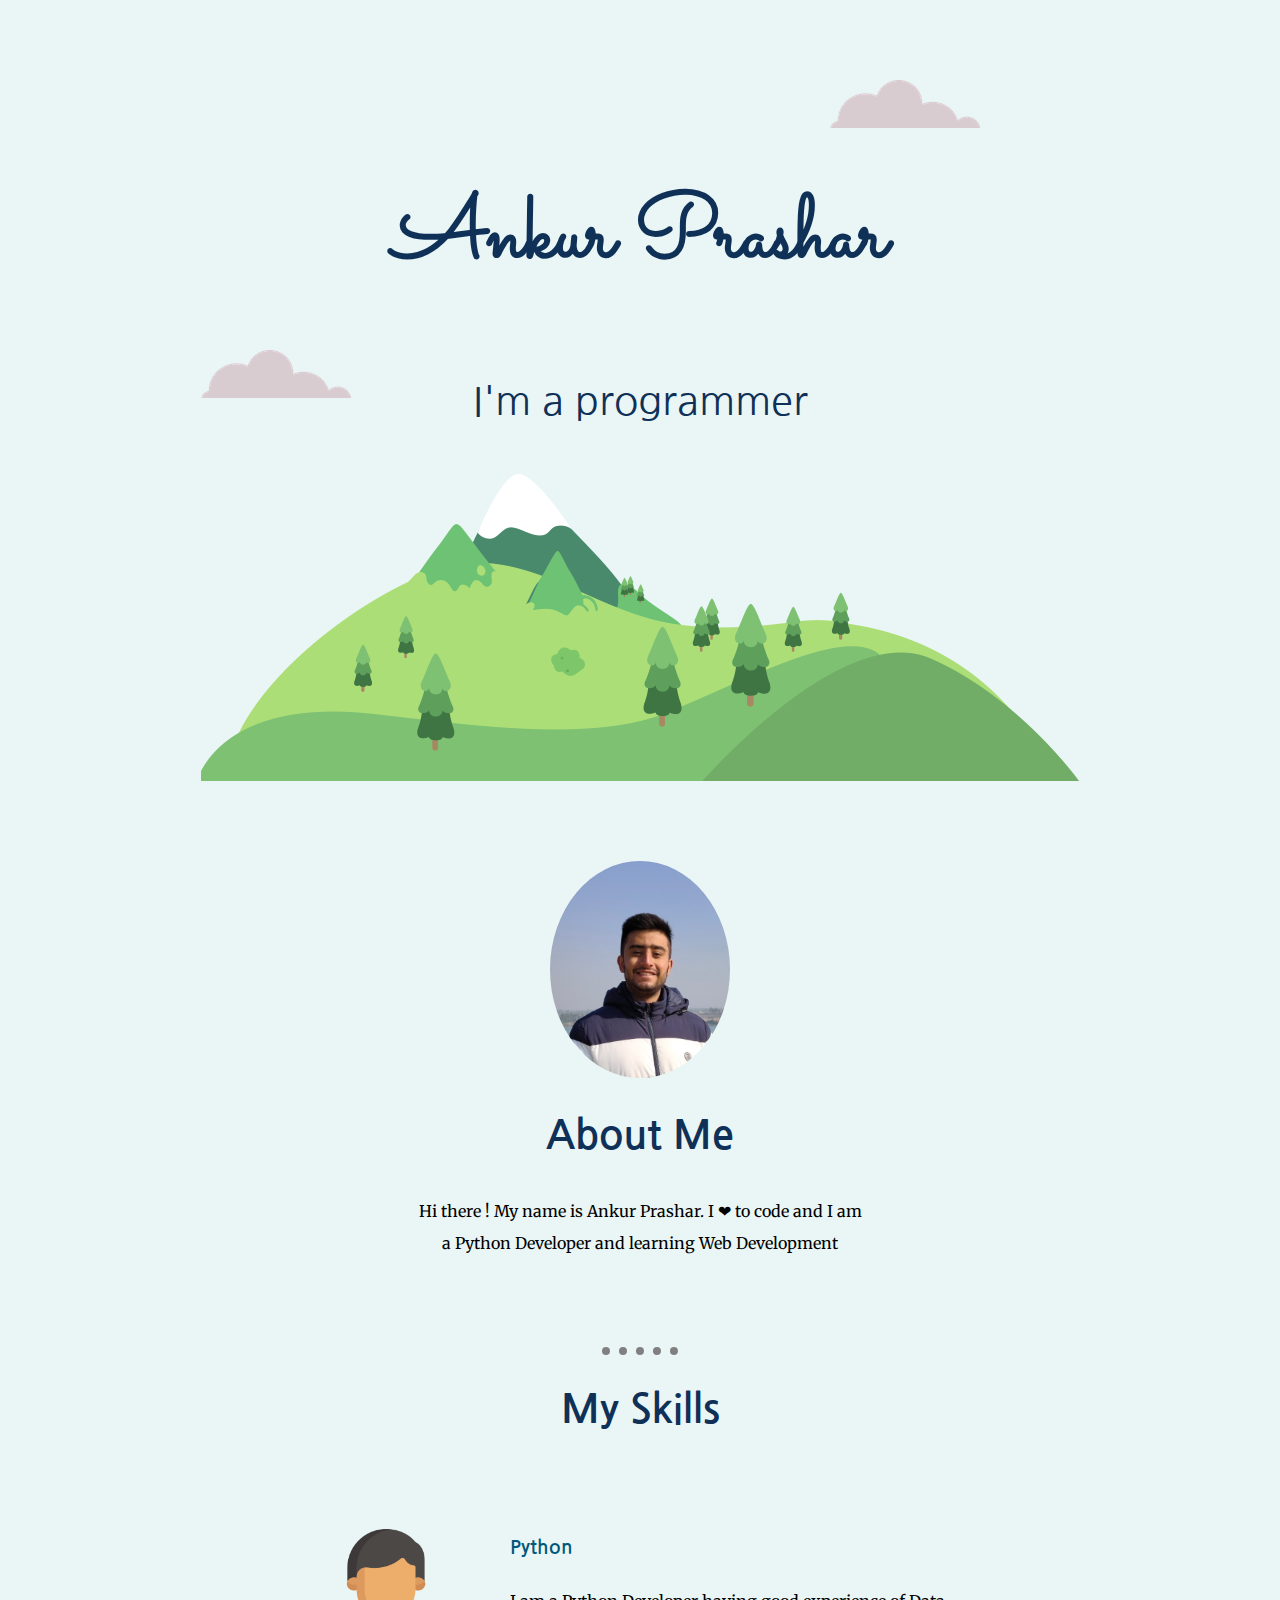
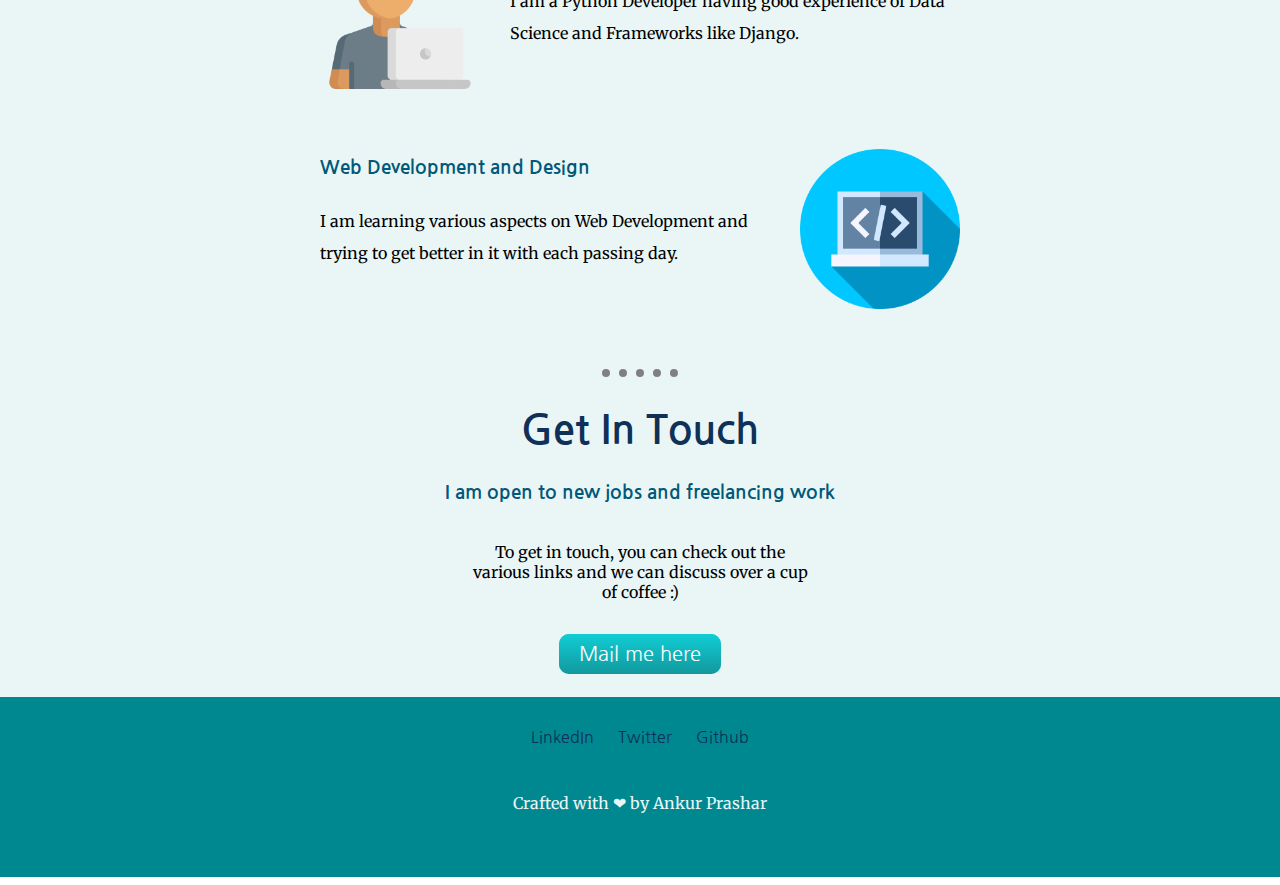
<file: index.html>
<!DOCTYPE html>
<html lang="en">
<head>
    <meta charset="utf-8">
    <title>Ankur Prashar</title>
    <link rel="stylesheet" href="css/styles.css">
    <link rel="shortcut icon" href="favicon.ico" type="image/x-icon">

    <!-- Font embedding into website -->
    <link rel="preconnect" href="https://fonts.gstatic.com">
    <link href="https://fonts.googleapis.com/css2?family=Merriweather:ital,wght@1,300&family=Nanum+Gothic&family=Sacramento&display=swap" rel="stylesheet">
</head>
<body>
  <!-- Area for the top container -->
    <div class="top-container">
        <img class="top-cloud" src="images/cloud.png" alt="cloud-image">
        <h1>Ankur Prashar</h1>
        <h2 class="head-two">I'm a programmer</h2>
        <img class ="bottom-cloud" src="images/cloud.png" alt="cloud-image">
        <img src="images/mountain1.png" alt="mountain-image">
        
    </div>
    <!-- Area for middle container having basic information -->
    <div class="middle-container">
        <div class="profile">
          <img class = "profile-pic" src="images/Ankur_Profile.jpg" alt="Profile-Picture">
          <h2>About Me</h2>
          <p class="intro">Hi there ! My name is Ankur Prashar. I ❤ to code and I am a Python Developer and learning Web Development </p>
        </div>
        <hr>
        <div class="skills">
          <h2>My Skills</h2>
          <div class="skill-row">
            <img class="coder-img" src="images/programmer.png" alt="skills">
            <h3>Python</h3>
            <p>I am a Python Developer having good experience of Data Science and Frameworks like Django.</p>
          </div>
          <div class="skill-row">
            <img class="code-img" src="images/programming.png" alt="skill2">
            <h3>Web Development and Design</h3>
            <p>I am learning various aspects on Web Development and trying to get better in it with each passing day.</p>
          </div>
        </div>
        <hr>
        <div class="contact-me">
          <h2>Get In Touch</h2>
          <h3>I am open to new jobs and freelancing work</h3>
          <p class="contact-message">To get in touch, you can check out the various links and we can discuss over a cup of coffee :)</p>
          <a class="btn" href="mailto:ankur.prashar0286@gmail.com">Mail me here</a>
        </div>
      </div>
      
      <!-- Area for the basic links  -->
      <div class="bottom-container">
        <a class="footer-link" href="https://www.linkedin.com/in/ankurprashar">LinkedIn</a>
        <a class="footer-link" href="https://twitter.com/AnkurPrashar14/">Twitter</a>
        <a class="footer-link" href="https://github.com/Ankur14599">Github</a>
        <p class="copyright">Crafted with ❤ by Ankur Prashar</p>
      </div>
      

    
    
</body>
</html>
</file>
<file: css/styles.css>
/* Changes for body tag */
a{
    color: #00587a;
}
body{
    
    margin-top: 0px;
    margin-left: 0px;
    margin-right: 0px;
    text-align: center;
    font-family: 'Merriweather', sans-serif;
}

/* Changes for h1 tag */
h1{
    color: #0f3057;
    font-size: 5.56rem;
    margin:50px auto 0 auto;
    font-family: 'Sacramento', cursive;
}

h2{
    color: #0f3057;
    font-size: 2.5rem;
    font-family: 'Nanum Gothic', sans-serif;
}

h3{
    color: #00587a;
    font-family: 'Nanum Gothic', sans-serif;
}

hr{
    border-style: none;
    border-top-style: dotted;
    border-color: gray;
    border-width: 8px;
    width: 6%;
    
}

a:hover{
    color: #eaf6f6;
}

 
/* Changes for div tag with head-box */
.bottom-container{
    height: 150px;
    background-color: #008891;
    padding-top: 30px;
    padding-bottom: 0px;
    margin-bottom: 0px;
}
.code-img{
    width: 25%;
    float: right;
    margin-left: 30px;
}

.intro{
    width: 450px;
    margin: 40px auto 40px auto;
    line-height: 2;
}

.coder-img{
    width: 25%;
    float: left;
    margin-right: 30px;
}

.contact-me{
    padding-bottom: 30px;
}

.contact-message{
    width: 350px;
    margin:40px auto 40px auto;
}

.copyright{
    color: #eaf6f6;
    padding-top: 30px;
}

.head-two{
    font-weight: normal;
}

.footer-link{
    padding: 10px;
    color:#0f3057;
    font-family: 'Nanum Gothic', sans-serif;
    text-emphasis: bold;
    text-decoration: none;
    
    
}

.profile{
    padding: 40px;
}
.top-container{
    line-height: 2;
    background-color: #eaf6f6;
    position: relative;
    padding-top: 100px;
}

.bottom-cloud{
    position: absolute;
    top: 350px;
}

.profile-pic{
    margin-top: 30px;
    border-radius: 100%;
    width: 15%;
}

.middle-container{
    background-color: #eaf6f6 ;
}

.skill-row{
    text-align: left;
    line-height: 2;
    margin:100px auto 100px auto;
    width: 50%;
}


.top-cloud{
    position: absolute;
    right:300px;
    top:80px;
    
}

/* Embedded CSS for button */
.btn {
    background: #11cdd4;
    background-image: -webkit-linear-gradient(top, #11cdd4, #11999e);
    background-image: -moz-linear-gradient(top, #11cdd4, #11999e);
    background-image: -ms-linear-gradient(top, #11cdd4, #11999e);
    background-image: -o-linear-gradient(top, #11cdd4, #11999e);
    background-image: linear-gradient(to bottom, #11cdd4, #11999e);
    -webkit-border-radius: 10;
    -moz-border-radius: 10;
    border-radius: 10px;
    font-family: 'Nanum Gothic', sans-serif;
    color: #ffffff;
    font-size: 20px;
    padding: 10px 20px 10px 20px;
    text-decoration: none;
  }
  
  .btn:hover {
    background: #30e3cb;
    background-image: -webkit-linear-gradient(top, #30e3cb, #2bc4ad);
    background-image: -moz-linear-gradient(top, #30e3cb, #2bc4ad);
    background-image: -ms-linear-gradient(top, #30e3cb, #2bc4ad);
    background-image: -o-linear-gradient(top, #30e3cb, #2bc4ad);
    background-image: linear-gradient(to bottom, #30e3cb, #2bc4ad);
    text-decoration: none;
  }
</file>
